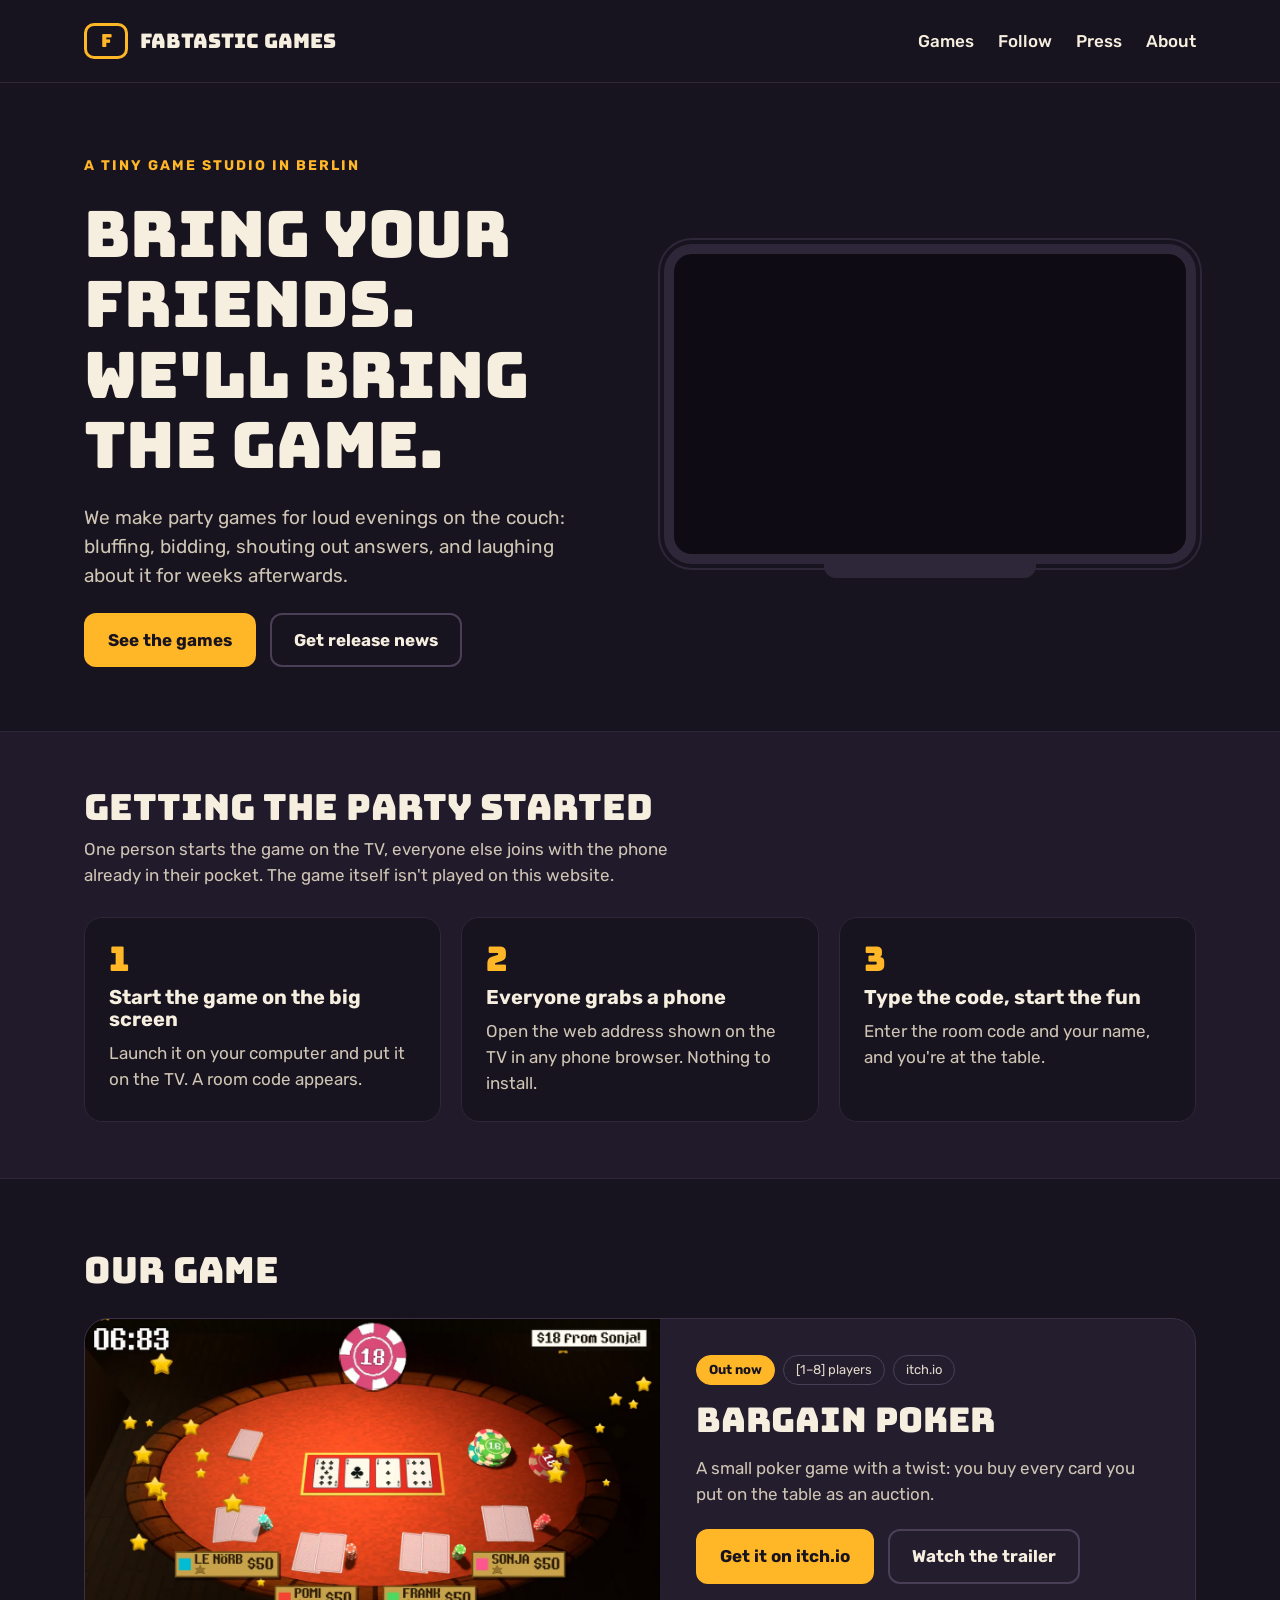
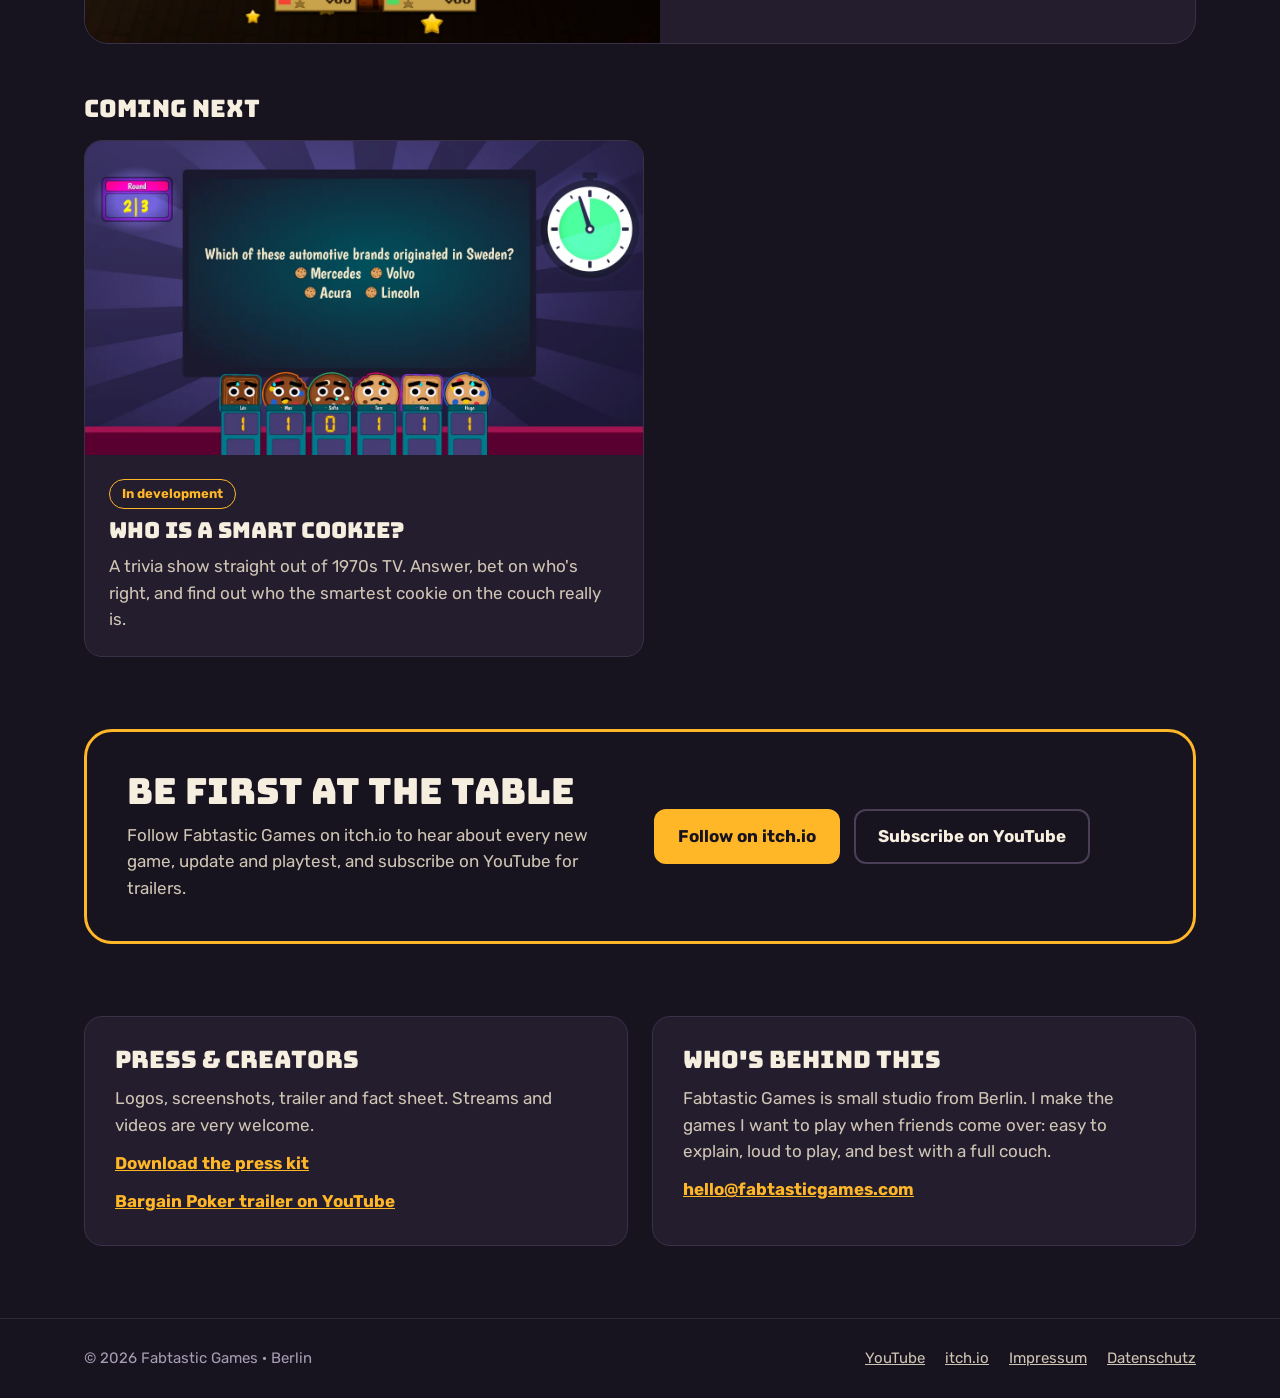
<file: index.html>
<!doctype html>
<html lang="en">
<head>
  <meta charset="utf-8">
  <meta name="viewport" content="width=device-width, initial-scale=1">
  <title>Fabtastic Games — Bring your friends. We'll bring the game.</title>
  <meta name="description" content="Fabtastic Games is a tiny studio in Berlin making party games for loud evenings on the couch with friends.">
  <link rel="icon" href="assets/img/favicon.svg" type="image/svg+xml">
  <link rel="preload" href="assets/fonts/bungee-latin-400-normal.woff2" as="font" type="font/woff2" crossorigin>
  <link rel="stylesheet" href="assets/css/style.css">
  <meta property="og:image" content="https://fabtasticgames.com/assets/img/og-image.jpg">
  <meta property="og:image:width" content="1200">
  <meta property="og:image:height" content="630">
  <meta name="twitter:card" content="summary_large_image">
  <meta property="og:title" content="Fabtastic Games">
  <meta property="og:description" content="Party games for loud evenings on the couch. Bring your friends, we'll bring the game.">
  <meta property="og:url" content="https://fabtasticgames.com/">
</head>
<body>
<a class="skip" href="#main">Skip to content</a>

<header class="site-header">
  <div class="wrap">
    <a class="brand" href="./">
      <span class="brand-mark" aria-hidden="true">F</span>
      <span class="brand-name">Fabtastic Games</span>
    </a>
    <nav class="nav" aria-label="Main">
      <a href="#games">Games</a>
      <a href="#follow">Follow</a>
      <a href="#press">Press</a>
      <a href="#about">About</a>
    </nav>
  </div>
</header>

<main id="main">

  <!-- HERO -->
  <section class="wrap hero">
    <div class="stack" style="gap:22px">
      <p class="eyebrow">A tiny game studio in Berlin</p>
      <h1 class="display">Bring your friends. We'll bring the game.</h1>
      <p class="lead soft">We make party games for loud evenings on the couch: bluffing, bidding, shouting out answers, and laughing about it for weeks afterwards.</p>
      <div class="btn-row">
        <a class="btn btn-primary" href="#games">See the games</a>
        <a class="btn btn-ghost" href="#follow">Get release news</a>
      </div>
    </div>
    <div>
      <div class="tv">
        <div class="screen">
          <!-- Trailer: the YouTube player, embedded directly -->
          <div class="media-16x9">
            <iframe class="yt-frame" src="https://www.youtube.com/embed/ILd1siR-Js4?rel=0"
              title="Bargain Poker trailer" loading="lazy"
              allow="accelerometer; autoplay; clipboard-write; encrypted-media; gyroscope; picture-in-picture; web-share; fullscreen"
              referrerpolicy="strict-origin-when-cross-origin" allowfullscreen></iframe>
          </div>
        </div>
      </div>
      <div class="tv-stand" aria-hidden="true"></div>
    </div>
  </section>

  <!-- HOW IT WORKS -->
  <section class="band" aria-labelledby="how-h">
    <div class="wrap section stack" style="gap:28px; padding-block:56px">
      <div class="stack" style="gap:8px">
        <h2 id="how-h" class="display">Getting the party started</h2>
        <p class="soft" style="max-width:640px">One person starts the game on the TV, everyone else joins with the phone already in their pocket. The game itself isn't played on this website.</p>
      </div>
      <ol class="grid" style="list-style:none; margin:0; padding:0">
        <li class="step">
          <span class="step-num" aria-hidden="true">1</span>
          <h3>Start the game on the big screen</h3>
          <p class="soft">Launch it on your computer and put it on the TV. A room code appears.</p>
        </li>
        <li class="step">
          <span class="step-num" aria-hidden="true">2</span>
          <h3>Everyone grabs a phone</h3>
          <p class="soft">Open the web address shown on the TV in any phone browser. Nothing to install.</p>
        </li>
        <li class="step">
          <span class="step-num" aria-hidden="true">3</span>
          <h3>Type the code, start the fun</h3>
          <p class="soft">Enter the room code and your name, and you're at the table.</p>
        </li>
      </ol>
    </div>
  </section>

  <!-- FEATURED GAME -->
  <section id="games" class="wrap section stack" style="gap:28px" aria-labelledby="games-h">
    <h2 id="games-h" class="display">Our game</h2>

    <article class="card feature">
      <picture class="feature-media">
        <source srcset="assets/img/games/bargain-poker-3d-bidding.webp" type="image/webp">
        <img src="assets/img/games/bargain-poker-3d-bidding.jpg" width="1280" height="720" loading="lazy"
             alt="Bargain Poker in action: four players around a 3D poker table as a bid of 18 chips lands on the lot">
      </picture>
      <div class="feature-body">
        <div class="tags">
          <span class="tag tag-accent">Out now</span>
          <span class="tag">[1–8] players</span>
          <span class="tag">itch.io</span>
        </div>
        <h3>Bargain Poker</h3>
        <p class="soft">A small poker game with a twist: you buy every card you put on the table as an auction.</p>
        <div class="btn-row" style="margin-top:6px">
          <a class="btn btn-primary" href="https://fabtasticgames.itch.io/the-great-auction-poker-night">Get it on itch.io</a>
          <a class="btn btn-ghost" href="https://youtu.be/ILd1siR-Js4">Watch the trailer</a>
        </div>
      </div>
    </article>

    <!-- COMING NEXT: keep this small until these games are ready to show -->
    <div class="stack" style="gap:18px; margin-top:24px">
      <h3 class="display" style="font-size:24px">Coming next</h3>
      <div class="grid" style="max-width:560px">
        <article class="card next-card">
          <picture class="media-16x9">
            <source srcset="assets/img/games/smart-cookie-question.webp" type="image/webp">
            <img src="assets/img/games/smart-cookie-question.jpg" width="1280" height="720" loading="lazy"
                 alt="Who is a Smart Cookie? in action: a trivia question on the big screen while six cookie contestants sweat over their answers">
          </picture>
          <div class="body">
            <span class="tag tag-outline" style="align-self:flex-start">In development</span>
            <h3>Who is a Smart Cookie?</h3>
            <p class="soft">A trivia show straight out of 1970s TV. Answer, bet on who's right, and find out who the smartest cookie on the couch really is.</p>
          </div>
        </article>
      </div>
    </div>
  </section>

  <!-- FOLLOW (no infrastructure needed: itch.io notifies followers of new games and devlogs) -->
  <section id="follow" class="wrap" style="padding-bottom:72px" aria-labelledby="follow-h">
    <div class="signup">
      <div class="stack" style="gap:10px">
        <h2 id="follow-h" class="display">Be first at the table</h2>
        <p class="soft">Follow Fabtastic Games on itch.io to hear about every new game, update and playtest, and subscribe on YouTube for trailers.</p>
      </div>
      <div class="btn-row">
        <a class="btn btn-primary" href="https://fabtasticgames.itch.io">Follow on itch.io</a>
        <a class="btn btn-ghost" href="https://www.youtube.com/@fabtasticgamesstudio">Subscribe on YouTube</a>
      </div>
      <!-- Later, to collect emails: paste your newsletter provider's embed form here
           (e.g. MailerLite or Brevo). The form posts straight to them, so GitHub Pages
           is enough. Remember double opt-in + a Datenschutz paragraph. -->
    </div>
  </section>

  <!-- PRESS + ABOUT -->
  <section class="wrap grid" style="padding-bottom:72px; gap:24px" aria-label="Press and about">
    <div id="press" class="card info-card">
      <h2>Press &amp; creators</h2>
      <p class="soft">Logos, screenshots, trailer and fact sheet. Streams and videos are very welcome.</p>
      <!-- TODO: link a press kit page or a zip in assets/press/ -->
      <a href="#" style="font-weight:700">Download the press kit</a>
      <a href="https://youtu.be/ILd1siR-Js4" style="font-weight:700">Bargain Poker trailer on YouTube</a>
    </div>
    <div id="about" class="card info-card">
      <h2>Who's behind this</h2>
      <p class="soft">Fabtastic Games is small studio from Berlin. I make the games I want to play when friends come over: easy to explain, loud to play, and best with a full couch.</p>
      <a href="mailto:hello@fabtasticgames.com" style="font-weight:700">hello@fabtasticgames.com</a>
    </div>
  </section>

</main>

<footer class="site-footer">
  <div class="wrap">
    <span>© 2026 Fabtastic Games · Berlin</span>
    <nav aria-label="Legal">
      <a href="https://www.youtube.com/@fabtasticgamesstudio">YouTube</a>
      <a href="https://fabtasticgames.itch.io">itch.io</a>
      <a href="impressum.html">Impressum</a>
      <a href="datenschutz.html">Datenschutz</a>
    </nav>
  </div>
</footer>
</body>
</html>
</file>
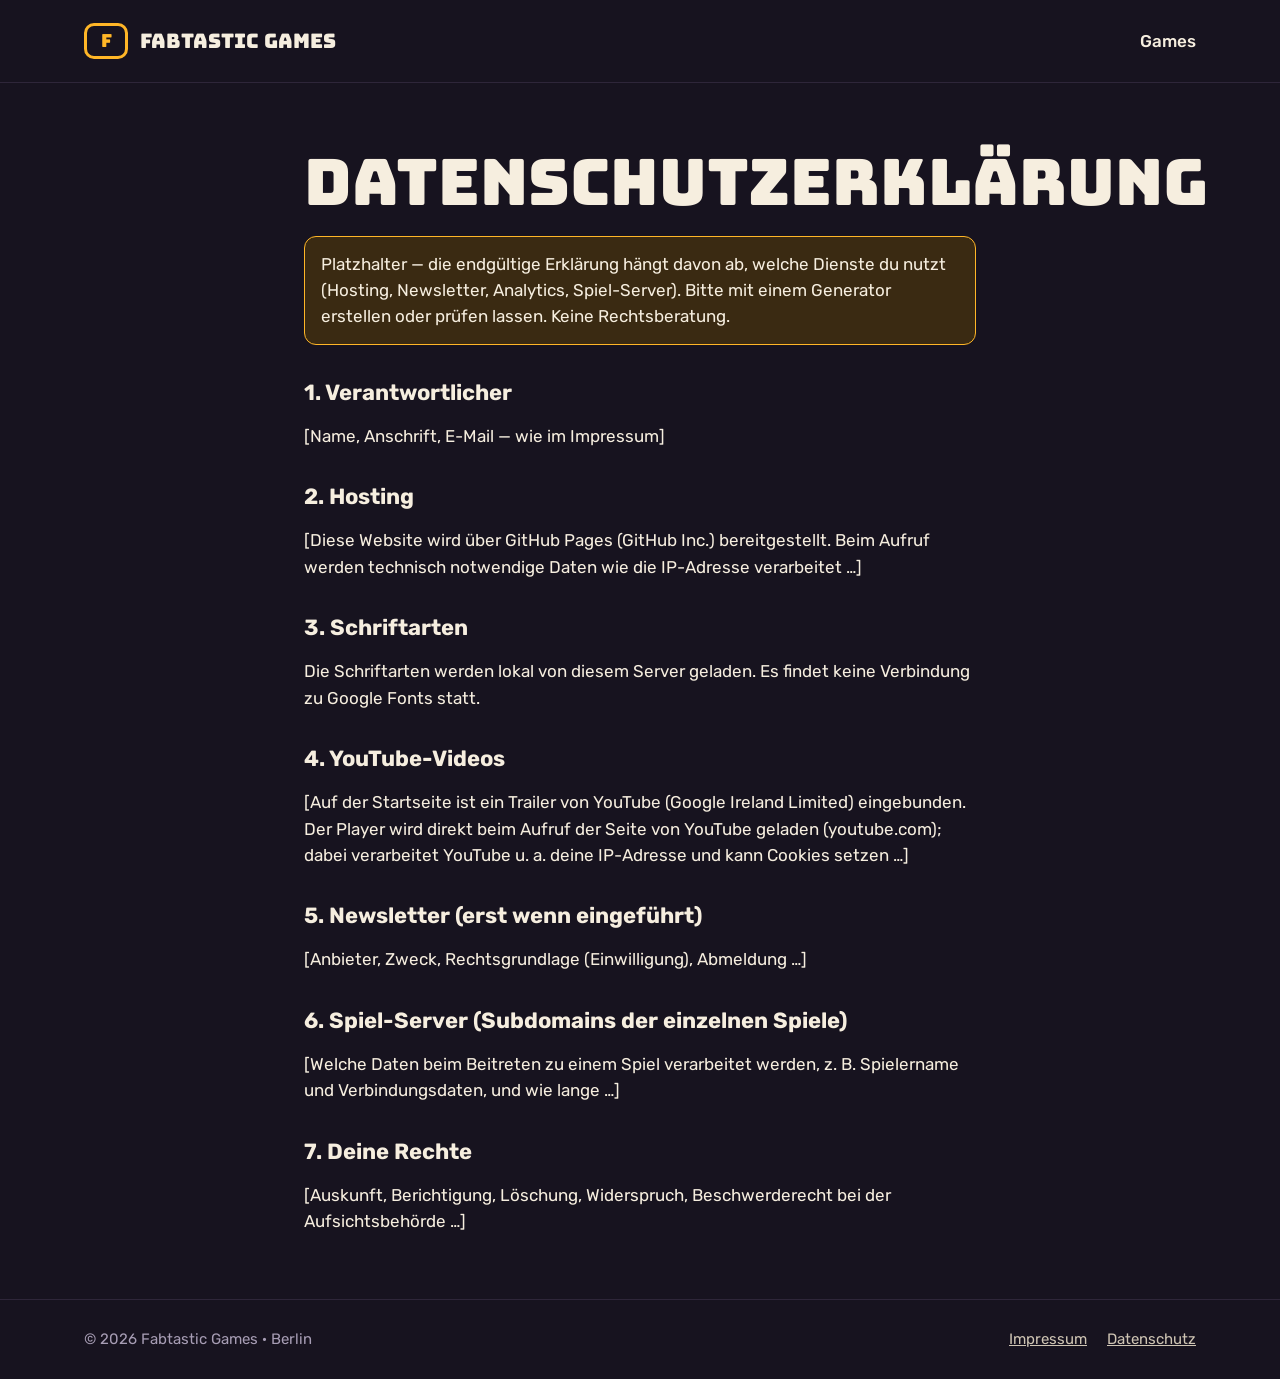
<file: datenschutz.html>
<!doctype html>
<html lang="de">
<head>
  <meta charset="utf-8">
  <meta name="viewport" content="width=device-width, initial-scale=1">
  <title>Datenschutz — Fabtastic Games</title>
  <meta name="robots" content="noindex">
  <link rel="icon" href="/assets/img/favicon.svg" type="image/svg+xml">
  <link rel="stylesheet" href="/assets/css/style.css">
</head>
<body>
<header class="site-header">
  <div class="wrap">
    <a class="brand" href="/">
      <span class="brand-mark" aria-hidden="true">F</span>
      <span class="brand-name">Fabtastic Games</span>
    </a>
    <nav class="nav" aria-label="Main">
      <a href="/#games">Games</a>
    </nav>
  </div>
</header>
<main id="main" class="wrap prose">
  <h1 class="display">Datenschutzerklärung</h1>
  <p class="todo">Platzhalter — die endgültige Erklärung hängt davon ab, welche Dienste du nutzt (Hosting, Newsletter, Analytics, Spiel-Server). Bitte mit einem Generator erstellen oder prüfen lassen. Keine Rechtsberatung.</p>
  <h2>1. Verantwortlicher</h2>
  <p>[Name, Anschrift, E-Mail — wie im Impressum]</p>
  <h2>2. Hosting</h2>
  <p>[Diese Website wird über GitHub Pages (GitHub Inc.) bereitgestellt. Beim Aufruf werden technisch notwendige Daten wie die IP-Adresse verarbeitet …]</p>
  <h2>3. Schriftarten</h2>
  <p>Die Schriftarten werden lokal von diesem Server geladen. Es findet keine Verbindung zu Google Fonts statt.</p>
  <h2>4. YouTube-Videos</h2>
  <p>[Auf der Startseite ist ein Trailer von YouTube (Google Ireland Limited) eingebunden. Der Player wird direkt beim Aufruf der Seite von YouTube geladen (youtube.com); dabei verarbeitet YouTube u. a. deine IP-Adresse und kann Cookies setzen …]</p>
  <h2>5. Newsletter (erst wenn eingeführt)</h2>
  <p>[Anbieter, Zweck, Rechtsgrundlage (Einwilligung), Abmeldung …]</p>
  <h2>6. Spiel-Server (Subdomains der einzelnen Spiele)</h2>
  <p>[Welche Daten beim Beitreten zu einem Spiel verarbeitet werden, z. B. Spielername und Verbindungsdaten, und wie lange …]</p>
  <h2>7. Deine Rechte</h2>
  <p>[Auskunft, Berichtigung, Löschung, Widerspruch, Beschwerderecht bei der Aufsichtsbehörde …]</p>
</main>
<footer class="site-footer">
  <div class="wrap">
    <span>© 2026 Fabtastic Games · Berlin</span>
    <nav aria-label="Legal">
      <a href="/impressum.html">Impressum</a>
      <a href="/datenschutz.html">Datenschutz</a>
    </nav>
  </div>
</footer>
</body>
</html>
</file>
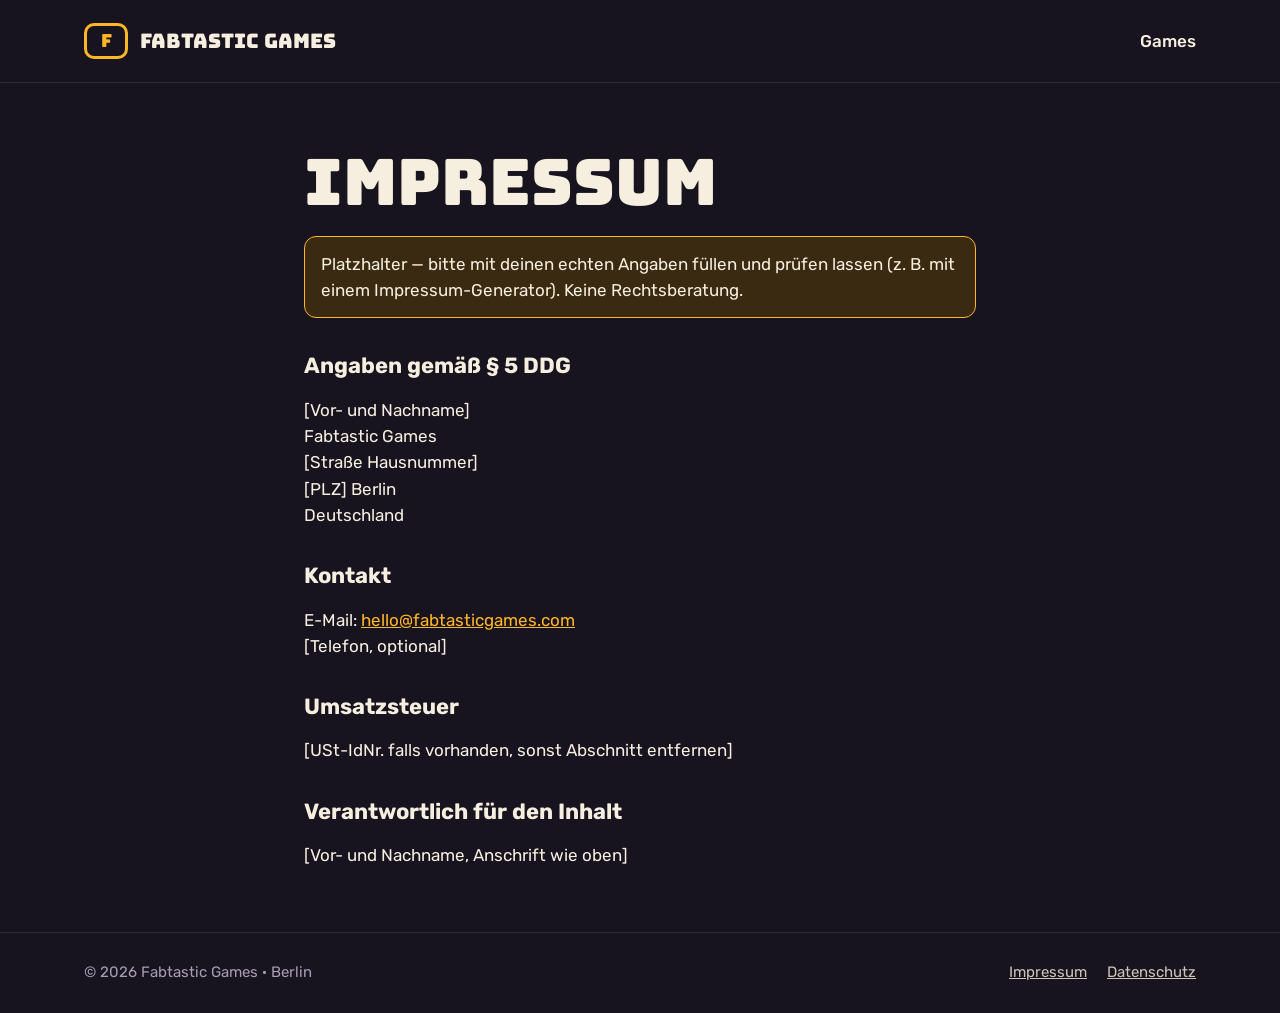
<file: impressum.html>
<!doctype html>
<html lang="de">
<head>
  <meta charset="utf-8">
  <meta name="viewport" content="width=device-width, initial-scale=1">
  <title>Impressum — Fabtastic Games</title>
  <meta name="robots" content="noindex">
  <link rel="icon" href="/assets/img/favicon.svg" type="image/svg+xml">
  <link rel="stylesheet" href="/assets/css/style.css">
</head>
<body>
<header class="site-header">
  <div class="wrap">
    <a class="brand" href="/">
      <span class="brand-mark" aria-hidden="true">F</span>
      <span class="brand-name">Fabtastic Games</span>
    </a>
    <nav class="nav" aria-label="Main">
      <a href="/#games">Games</a>
    </nav>
  </div>
</header>
<main id="main" class="wrap prose">
  <h1 class="display">Impressum</h1>
  <p class="todo">Platzhalter — bitte mit deinen echten Angaben füllen und prüfen lassen (z. B. mit einem Impressum-Generator). Keine Rechtsberatung.</p>
  <h2>Angaben gemäß § 5 DDG</h2>
  <p>[Vor- und Nachname]<br>Fabtastic Games<br>[Straße Hausnummer]<br>[PLZ] Berlin<br>Deutschland</p>
  <h2>Kontakt</h2>
  <p>E-Mail: <a href="mailto:hello@fabtasticgames.com">hello@fabtasticgames.com</a><br>[Telefon, optional]</p>
  <h2>Umsatzsteuer</h2>
  <p>[USt-IdNr. falls vorhanden, sonst Abschnitt entfernen]</p>
  <h2>Verantwortlich für den Inhalt</h2>
  <p>[Vor- und Nachname, Anschrift wie oben]</p>
</main>
<footer class="site-footer">
  <div class="wrap">
    <span>© 2026 Fabtastic Games · Berlin</span>
    <nav aria-label="Legal">
      <a href="/impressum.html">Impressum</a>
      <a href="/datenschutz.html">Datenschutz</a>
    </nav>
  </div>
</footer>
</body>
</html>
</file>
<file: assets/css/style.css>
/* Fabtastic Games — studio site styles */

/* Fonts are self-hosted (no Google Fonts requests, GDPR-friendly). Licences: assets/fonts/OFL-*.txt */
@font-face { font-family: "Bungee"; src: url("../fonts/bungee-latin-400-normal.woff2") format("woff2"); font-weight: 400; font-display: swap; }
@font-face { font-family: "Rubik"; src: url("../fonts/rubik-latin-400-normal.woff2") format("woff2"); font-weight: 400; font-display: swap; }
@font-face { font-family: "Rubik"; src: url("../fonts/rubik-latin-500-normal.woff2") format("woff2"); font-weight: 500; font-display: swap; }
@font-face { font-family: "Rubik"; src: url("../fonts/rubik-latin-700-normal.woff2") format("woff2"); font-weight: 700; font-display: swap; }

:root {
  --bg: #17131F;
  --bg-alt: #201A2B;
  --surface: #231D2E;
  --line: #2E2639;
  --line-strong: #4A3F57;
  --ink: #F6EEDF;
  --ink-soft: #CFC5B4;
  --ink-mute: #A79DB4;
  --accent: #FFB627;      /* change this one value to re-colour the whole site */
  --accent-hover: #FFD27A;
  --on-accent: #17131F;
  --radius: 18px;
  --display: "Bungee", "Arial Black", sans-serif;
  --body: "Rubik", system-ui, -apple-system, "Segoe UI", sans-serif;
}

*, *::before, *::after { box-sizing: border-box; }
html { scroll-behavior: smooth; }
@media (prefers-reduced-motion: reduce) { html { scroll-behavior: auto; } }

body {
  margin: 0;
  background: var(--bg);
  color: var(--ink);
  font-family: var(--body);
  font-size: 17px;
  line-height: 1.55;
}

img, video { max-width: 100%; height: auto; display: block; }
a { color: var(--accent); }
a:hover { color: var(--accent-hover); }
:focus-visible { outline: 3px solid var(--accent); outline-offset: 3px; border-radius: 6px; }

.wrap { max-width: 1160px; margin: 0 auto; padding: 0 24px; }
.band { background: var(--bg-alt); border-block: 1px solid var(--line); }
.section { padding-block: 72px; }
.stack { display: flex; flex-direction: column; gap: 14px; }

h1, h2, h3 { margin: 0; line-height: 1.1; }
.display { font-family: var(--display); font-weight: 400; }
h1.display { font-size: clamp(38px, 6vw, 64px); }
h2.display { font-size: clamp(28px, 3.5vw, 36px); }
p { margin: 0; }
.soft { color: var(--ink-soft); }
.eyebrow { font-weight: 700; letter-spacing: 2px; text-transform: uppercase; font-size: 14px; color: var(--accent); }

.skip { position: absolute; left: -999px; top: 8px; background: var(--accent); color: var(--on-accent); padding: 10px 14px; border-radius: 8px; z-index: 10; }
.skip:focus { left: 8px; }

/* Header */
.site-header { border-bottom: 1px solid var(--line); }
.site-header .wrap { display: flex; flex-wrap: wrap; align-items: center; justify-content: space-between; gap: 16px; padding-block: 18px; }
.brand { display: flex; align-items: center; gap: 12px; color: var(--ink); text-decoration: none; }
.brand:hover { color: var(--ink); }
.brand-mark { width: 44px; height: 36px; border: 3px solid var(--accent); border-radius: 10px; display: grid; place-items: center; font-family: var(--display); color: var(--accent); font-size: 18px; }
.brand-name { font-family: var(--display); font-size: 20px; }
.nav { display: flex; flex-wrap: wrap; align-items: center; gap: 8px 24px; font-weight: 500; }
.nav a:not(.btn) { color: var(--ink); text-decoration: none; padding: 10px 0; }
.nav a:not(.btn):hover { color: var(--accent); }

/* Buttons */
.btn { display: inline-flex; align-items: center; justify-content: center; min-height: 48px; padding: 12px 22px; border-radius: 12px; font-weight: 700; text-decoration: none; border: 2px solid transparent; font: inherit; font-weight: 700; cursor: pointer; }
.btn-primary { background: var(--accent); color: var(--on-accent); }
.btn-primary:hover { background: var(--accent-hover); color: var(--on-accent); }
.btn-ghost { border-color: var(--line-strong); color: var(--ink); background: transparent; }
.btn-ghost:hover { border-color: var(--accent); color: var(--ink); }
.btn-pill { border-radius: 999px; min-height: 44px; padding: 10px 18px; }
.btn-row { display: flex; flex-wrap: wrap; gap: 14px; }

/* Hero */
.hero { display: flex; flex-wrap: wrap; align-items: center; gap: 48px; padding-block: 72px 64px; }
.hero > * { flex: 1 1 420px; min-width: 0; }
.hero .lead { font-size: 19px; max-width: 520px; }

.tv { background: #0E0B14; border: 10px solid var(--line); border-radius: 28px; padding: 14px; box-shadow: 0 0 0 4px var(--bg), 0 0 0 6px var(--line); }
.tv-stand { width: 40%; height: 14px; margin: 0 auto; background: var(--line); border-radius: 0 0 12px 12px; }
.screen { aspect-ratio: 16 / 9; border-radius: 16px; overflow: hidden; position: relative; }
.screen video, .screen img { width: 100%; height: 100%; object-fit: cover; }

/* YouTube trailer */
.yt-frame { width: 100%; height: 100%; border: 0; display: block; }

/* Placeholders — replace with real images/video */
.placeholder { display: grid; place-items: center; text-align: center; padding: 16px; color: var(--ink-mute); font-weight: 500;
  background: repeating-linear-gradient(0deg, #1F1A29 0 3px, #241E30 3px 6px); }
.placeholder.diag { background: repeating-linear-gradient(135deg, #2A2236 0 14px, #2F2640 14px 28px); }

/* Steps */
.grid { display: grid; gap: 20px; grid-template-columns: repeat(auto-fit, minmax(260px, 1fr)); }
.card { background: var(--surface); border: 1px solid #3A3047; border-radius: var(--radius); }
.step { background: var(--bg); border: 1px solid var(--line); border-radius: var(--radius); padding: 24px; display: flex; flex-direction: column; gap: 10px; }
.step-num { font-family: var(--display); font-size: 34px; color: var(--accent); line-height: 1; }
.step h3 { font-size: 20px; }

/* Featured game */
.feature { display: flex; flex-wrap: wrap; overflow: hidden; border-radius: 24px; }
.feature-media { flex: 1 1 420px; min-width: 0; min-height: 300px; display: block; }
.feature-media img { width: 100%; height: 100%; object-fit: cover; }
.feature-body { flex: 1 1 380px; min-width: 0; padding: 36px; display: flex; flex-direction: column; gap: 16px; }
.feature-body h3 { font-family: var(--display); font-weight: 400; font-size: 34px; }

.tags { display: flex; flex-wrap: wrap; gap: 8px; }
.tag { font-size: 13px; padding: 4px 12px; border-radius: 999px; border: 1px solid var(--line-strong); color: #E4DACA; }
.tag-accent { background: var(--accent); border-color: var(--accent); color: var(--on-accent); font-weight: 700; }
.tag-outline { border-color: var(--accent); color: var(--accent); font-weight: 700; }

/* Coming next */
.next-card { display: flex; flex-direction: column; overflow: hidden; }
.next-card .placeholder { aspect-ratio: 16 / 9; }
.media-16x9 { display: block; aspect-ratio: 16 / 9; overflow: hidden; }
.media-16x9 img { width: 100%; height: 100%; object-fit: cover; }
.next-card .body { padding: 24px; display: flex; flex-direction: column; gap: 10px; }
.next-card h3 { font-family: var(--display); font-weight: 400; font-size: 22px; }

/* Newsletter */
.signup { border: 3px solid var(--accent); border-radius: 28px; padding: clamp(24px, 4vw, 40px); display: flex; flex-wrap: wrap; align-items: center; gap: 28px; }
.signup > * { flex: 1 1 340px; min-width: 0; }
.signup form { display: flex; flex-wrap: wrap; gap: 12px; align-items: end; }
.field { flex: 1 1 220px; min-width: 0; display: flex; flex-direction: column; gap: 6px; }
.field label { font-weight: 500; font-size: 15px; }
.field input { background: #0E0B14; border: 2px solid var(--line-strong); border-radius: 12px; color: var(--ink); font: inherit; padding: 12px 14px; min-height: 48px; }
.field input:focus { border-color: var(--accent); outline: none; }

.info-card { padding: 30px; display: flex; flex-direction: column; gap: 12px; }
.info-card h2 { font-family: var(--display); font-weight: 400; font-size: 24px; }

/* Footer */
.site-footer { border-top: 1px solid var(--line); font-size: 15px; color: var(--ink-mute); }
.site-footer .wrap { display: flex; flex-wrap: wrap; justify-content: space-between; gap: 16px; padding-block: 28px; }
.site-footer nav { display: flex; flex-wrap: wrap; gap: 6px 20px; }
.site-footer a { color: var(--ink-soft); }

/* Simple text pages (Impressum, Datenschutz, 404) */
.prose { max-width: 720px; padding-block: 64px; display: flex; flex-direction: column; gap: 18px; }
.prose h2 { font-size: 22px; margin-top: 18px; }
.todo { background: #3A2A12; border: 1px solid var(--accent); border-radius: 12px; padding: 14px 16px; color: var(--ink); }
</file>
